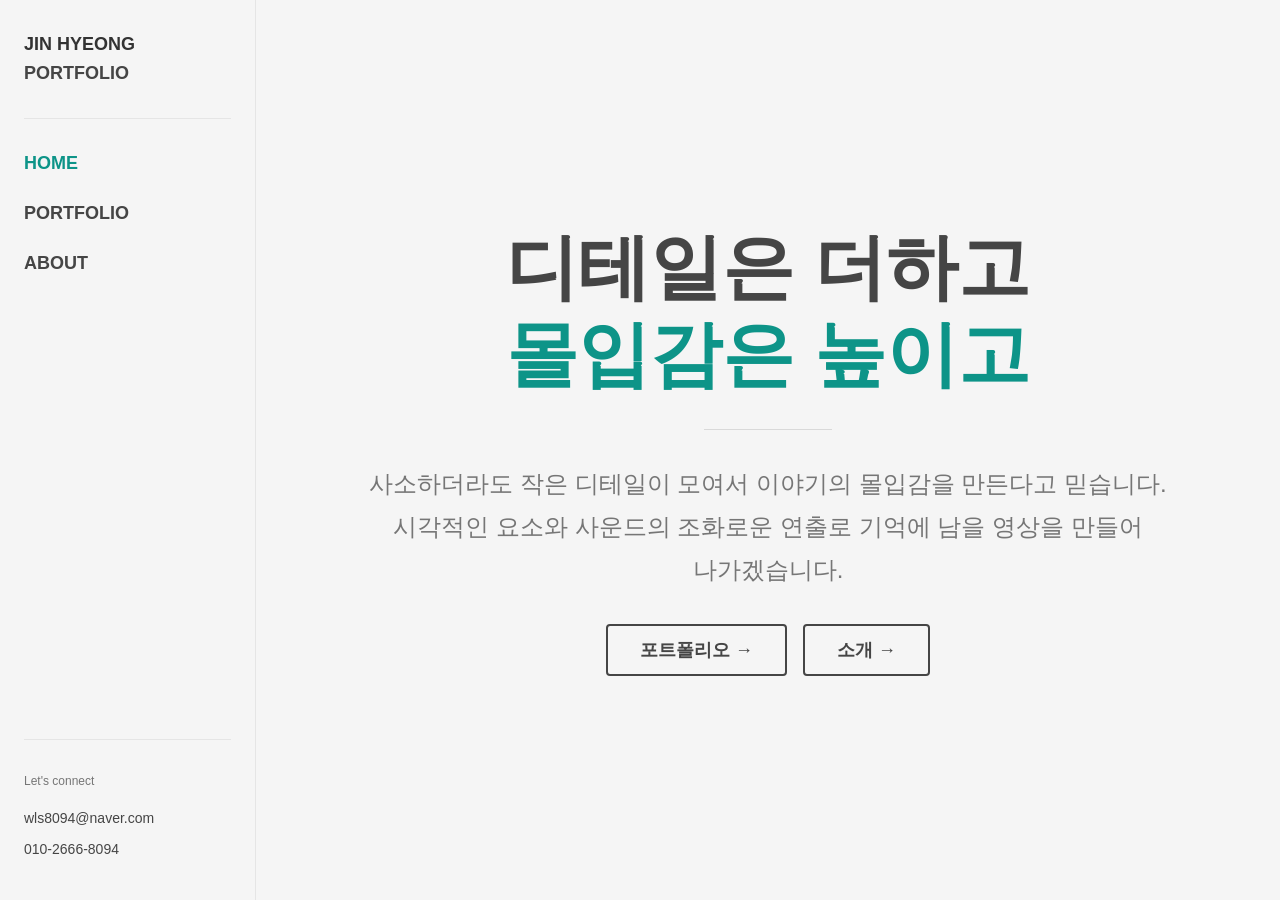
<file: index.html>
<!DOCTYPE html>
<html lang="ko">

<head>
  <meta charset="UTF-8">
  <meta name="viewport" content="width=device-width, initial-scale=1.0">
  <title>Jin Hyeong Portfolio</title>
  <link rel="stylesheet" href="css/style.css">
  <link rel="icon" type="image/png" sizes="32x32" href="img/pavicon1.png">
</head>

<body>
  <!-- 사이드바 -->
  <aside class="sidebar">
    <div class="sidebar-logo">
      <h1>
        <div class="name">JIN HYEONG</div>
        <div class="title">PORTFOLIO</div>
      </h1>
    </div>

    <nav class="sidebar-nav">
      <ul>
        <li>
          <button class="active" onclick="navigateTo('index.html')">HOME</button>
        </li>
        <li>
          <button onclick="navigateTo('portfolio.html')">PORTFOLIO</button>
        </li>
        <li>
          <button onclick="navigateTo('about.html')">ABOUT</button>
        </li>
      </ul>
    </nav>

    <div class="sidebar-footer">
      <p>Let's connect</p>
      <a href="mailto:wls8094@naver.com">wls8094@naver.com</a>
      <a href="tel:01026668094">010-2666-8094</a>
    </div>
  </aside>

  <!-- 메인 콘텐츠 -->
  <main class="main-content">
    <!-- 히어로 섹션 -->
    <div class="home-hero">

      <div class="home-hero-content fade-in">
        <div class="home-hero-title">
          디테일은 더하고
          <br>
          <span class="accent">몰입감은 높이고</span>
        </div>

        <div class="home-hero-divider"></div>

        <p class="home-hero-description">
          사소하더라도 작은 디테일이 모여서 이야기의 몰입감을 만든다고 믿습니다.
          <br class="pc-only">
          시각적인 요소와 사운드의 조화로운 연출로 기억에 남을 영상을 만들어 나가겠습니다.
        </p>

        <div class="home-hero-buttons">
          <button class="btn btn-primary" onclick="navigateTo('portfolio.html')">포트폴리오 →</button>
          <button class="btn btn-secondary" onclick="navigateTo('about.html')">소개 →</button>
        </div>
      </div>
    </div>
  </main>

  <script>
    function navigateTo(page) {
      window.location.href = page;
    }

    // 현재 페이지 네비게이션 활성화
    document.addEventListener('DOMContentLoaded', function () {
      const currentPage = window.location.pathname.split('/').pop() || 'index.html';
      const navButtons = document.querySelectorAll('.sidebar-nav button');

      navButtons.forEach(button => {
        button.classList.remove('active');
      });

      if (currentPage === 'index.html' || currentPage === '') {
        navButtons[0].classList.add('active');
      } else if (currentPage === 'portfolio.html') {
        navButtons[1].classList.add('active');
      } else if (currentPage === 'about.html') {
        navButtons[2].classList.add('active');
      }
    });
  </script>
</body>

</html>
</file>
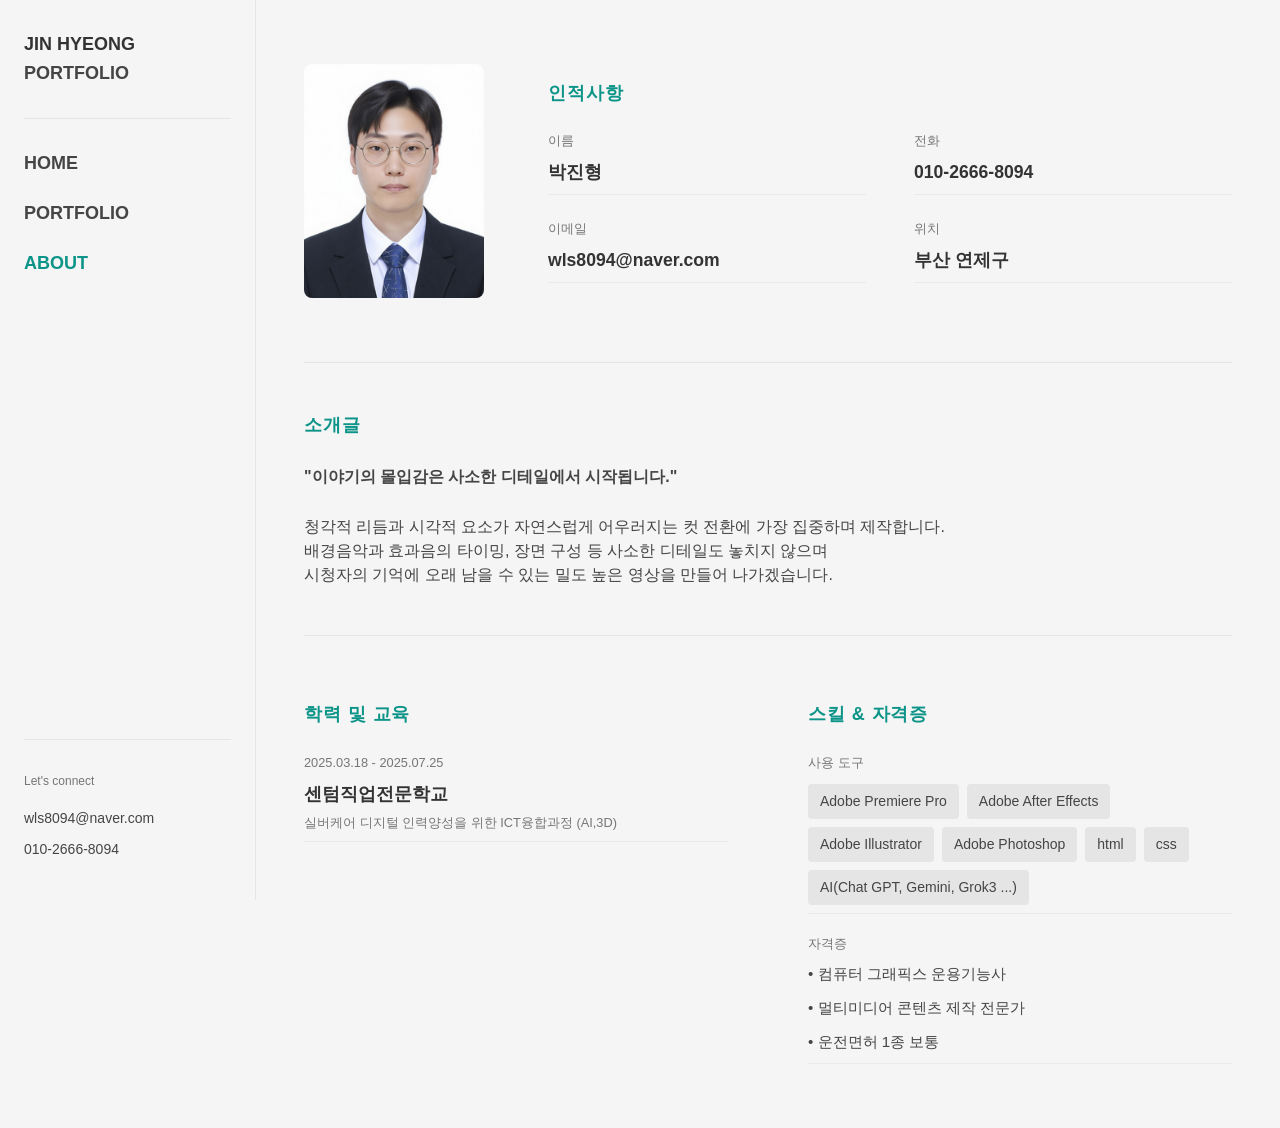
<file: about.html>
<!DOCTYPE html>
<html lang="ko">

<head>
  <meta charset="UTF-8">
  <meta name="viewport" content="width=device-width, initial-scale=1.0">
  <title>Jin Hyeong Portfolio</title>
  <link rel="stylesheet" href="css/style.css">
  <link rel="icon" type="image/png" sizes="32x32" href="img/pavicon1.png">
</head>

<body>
  <aside class="sidebar">
    <div class="sidebar-logo">
      <h1>
        <div class="name">JIN HYEONG</div>
        <div class="title">PORTFOLIO</div>
      </h1>
    </div>

    <nav class="sidebar-nav">
      <ul>
        <li>
          <button onclick="navigateTo('index.html')">HOME</button>
        </li>
        <li>
          <button onclick="navigateTo('portfolio.html')">PORTFOLIO</button>
        </li>
        <li>
          <button class="active" onclick="navigateTo('about.html')">ABOUT</button>
        </li>
      </ul>
    </nav>

    <div class="sidebar-footer">
      <p>Let's connect</p>
      <a href="mailto:wls8094@naver.com">wls8094@naver.com</a>
      <a href="tel:01026668094">010-2666-8094</a>
    </div>
  </aside>

  <main class="main-content">
    <div class="about-container">
      <div class="about-rows-layout fade-in">

        <div class="about-row row-1-profile">
          <div class="about-profile-photo">
            <img src="img/2.jpeg" alt="증명사진">
          </div>

          <div class="about-section info-section">
            <h3 class="about-section-title">인적사항</h3>
            <div class="about-section-content info-grid">
              <div class="about-item">
                <span class="about-item-label">이름</span>
                <span class="about-item-value">박진형</span>
              </div>
              <div class="about-item">
                <span class="about-item-label">전화</span>
                <span class="about-item-value">010-2666-8094</span>
              </div>
              <div class="about-item">
                <span class="about-item-label">이메일</span>
                <span class="about-index-mail"><a href="mailto:wls8094@naver.com">wls8094@naver.com</a></span>
              </div>
              <div class="about-item">
                <span class="about-item-label">위치</span>
                <span class="about-item-value">부산 연제구</span>
              </div>
            </div>
          </div>
        </div>

        <div class="about-row row-2-intro">
          <div class="about-section">
            <h3 class="about-section-title">소개글</h3>
            <div class="about-intro-p">
              <h4>"이야기의 몰입감은 사소한 디테일에서 시작됩니다."</h4>
              <br>
              <p>
               청각적 리듬과 시각적 요소가 자연스럽게 어우러지는 컷 전환에 가장 집중하며 제작합니다.
               <br> 배경음악과 효과음의 타이밍, 장면 구성 등 사소한 디테일도 놓치지 않으며
               <br>시청자의 기억에 오래 남을 수 있는 밀도 높은 영상을 만들어 나가겠습니다.
              </p>
            </div>
          </div>
        </div>

        <div class="about-row row-3-details">
          <div class="about-section education-section">
            <h3 class="about-section-title">학력 및 교육</h3>
            <div class="about-section-content">

              <div class="about-item">
                <span class="about-item-label">2025.03.18 - 2025.07.25</span>
                <span class="about-item-value">센텀직업전문학교</span>
                <span class="about-item-sublabel">실버케어 디지털 인력양성을 위한 ICT융합과정 (AI,3D)</span>
              </div>
            </div>
          </div>

          <div class="about-section skills-section">
            <h3 class="about-section-title">스킬 & 자격증</h3>
            <div class="about-section-content">
              <div class="about-item">
                <span class="about-item-label">사용 도구</span>
                <div class="about-skills">
                  <span class="about-skill-tag">Adobe Premiere Pro</span>
                  <span class="about-skill-tag">Adobe After Effects</span>
                  <span class="about-skill-tag">Adobe Illustrator</span>
                  <span class="about-skill-tag">Adobe Photoshop</span>
                  <span class="about-skill-tag">html</span>
                  <span class="about-skill-tag">css</span>
                  <span class="about-skill-tag">AI(Chat GPT, Gemini, Grok3 ...)</span>
                </div>
              </div>
              <div class="about-item">
                <span class="about-item-label">자격증</span>
                <div class="about-certifications">
                  <span>• 컴퓨터 그래픽스 운용기능사</span>
                  <span>• 멀티미디어 콘텐츠 제작 전문가</span>
                  <span>• 운전면허 1종 보통</span>
                </div>
              </div>
            </div>
          </div>
        </div>

      </div>
    </div>
  </main>

  <script>
    function navigateTo(page) {
      window.location.href = page;
    }
  </script>
</body>

</html>
</file>
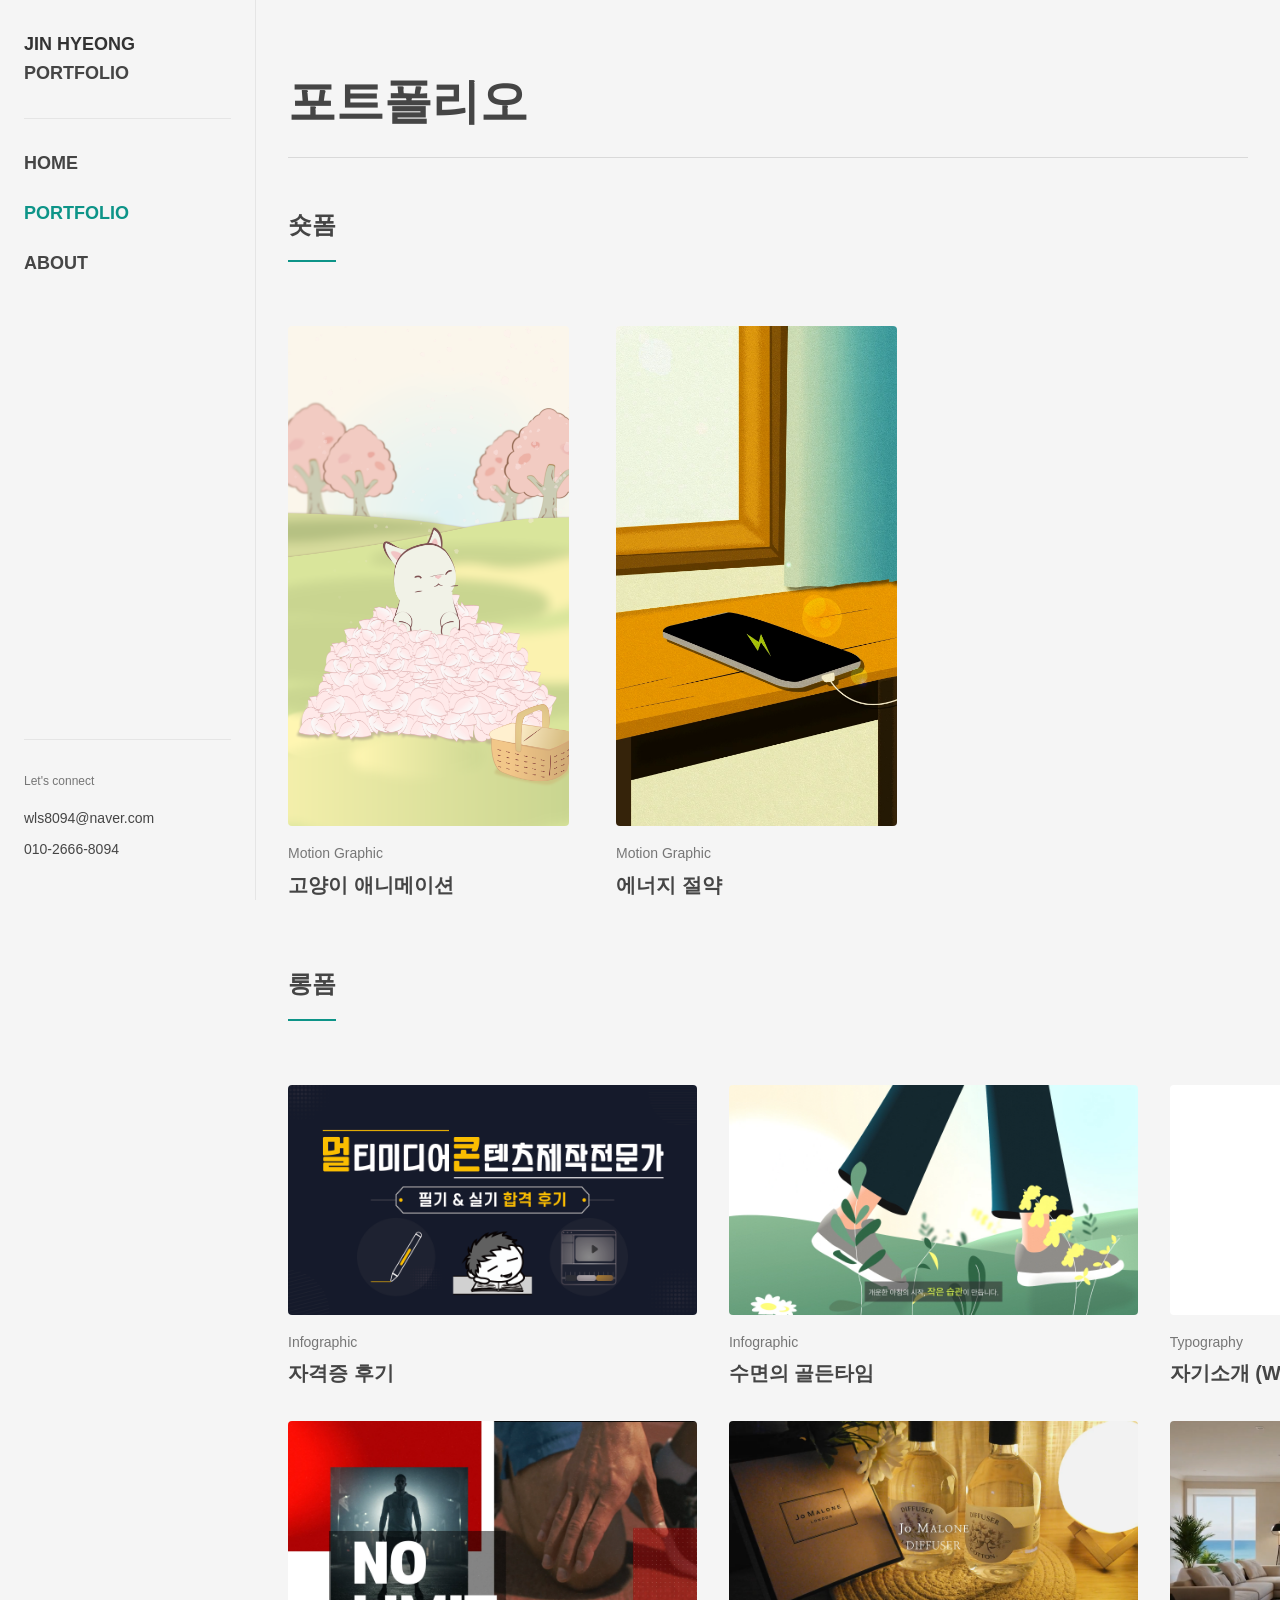
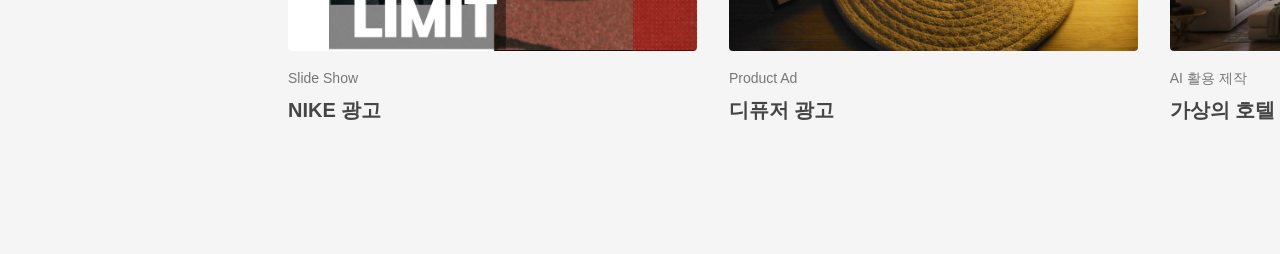
<file: portfolio.html>
<!DOCTYPE html>
<html lang="ko">

<head>
  <meta charset="UTF-8">
  <meta name="viewport" content="width=device-width, initial-scale=1.0">
  <title>Jin Hyeong Portfolio</title>
  <link rel="stylesheet" href="css/style.css">
  <link rel="icon" type="image/png" sizes="32x32" href="img/pavicon1.png">
</head>

<body>
  <!-- 사이드바 -->
  <aside class="sidebar">
    <div class="sidebar-logo">
      <h1>
        <div class="name">JIN HYEONG</div>
        <div class="title">PORTFOLIO</div>
      </h1>
    </div>

    <nav class="sidebar-nav">
      <ul>
        <li>
          <button onclick="navigateTo('index.html')">HOME</button>
        </li>
        <li>
          <button class="active" onclick="navigateTo('portfolio.html')">PORTFOLIO</button>
        </li>
        <li>
          <button onclick="navigateTo('about.html')">ABOUT</button>
        </li>
      </ul>
    </nav>

    <div class="sidebar-footer">
      <p>Let's connect</p>
      <a href="mailto:wls8094@naver.com">wls8094@naver.com</a>
      <a href="tel:01026668094">010-2666-8094</a>
    </div>
  </aside>

  <!-- 메인 콘텐츠 -->
  <main class="main-content">
    <div class="container" style="padding-top: 4rem; padding-bottom: 4rem;">
      <!-- 페이지 제목 -->
      <div class="page-title fade-in">
        <h1>포트폴리오</h1>
        <div class="underline"></div>
      </div>

      <!-- 숏폼 섹션 -->
      <div class="portfolio-section">
        <h2 class="portfolio-section-title">숏폼</h2>
        <div class="portfolio-grid portfolio-grid-shortform">
          <!-- 프로젝트 1 (숏폼) -->
          <div class="portfolio-item" onclick="openModal(1)">
            <div class="portfolio-thumbnail" style="aspect-ratio: 9/16;">
              <img src="img/고양이와 스프/02.png" alt="프로젝트 1">
              <div class="portfolio-overlay">
                <h4>모션그래픽</h4>
                <span>보기</span>
              </div>
            </div>
            <div class="portfolio-info">
              <p class="portfolio-category">Motion Graphic</p>
              <h3 class="portfolio-title">고양이 애니메이션</h3>
            </div>
          </div>

          <!-- 프로젝트 4 (숏폼) -->
          <div class="portfolio-item" onclick="openModal(4)">
            <div class="portfolio-thumbnail" style="aspect-ratio: 9/16;">
              <img src="img/에너지/01.png" alt="프로젝트 4">
              <div class="portfolio-overlay">
                <h4>모션그래픽</h4>
                <span>보기</span>
              </div>
            </div>
            <div class="portfolio-info">
              <p class="portfolio-category">Motion Graphic</p>
              <h3 class="portfolio-title">에너지 절약</h3>
            </div>
          </div>
        </div>
      </div>

      <!-- 롱폼 섹션 -->

      <div class="portfolio-section">
        <h2 class="portfolio-section-title">롱폼</h2>
        <div class="portfolio-grid portfolio-grid-longform">

          <!-- 프로젝트 1 (롱폼) -->
          <div class="portfolio-item" onclick="openModal(8)">
            <div class="portfolio-thumbnail">
              <img src="img/멀콘 자격증/00.png" alt="프로젝트 8">
              <div class="portfolio-overlay">
                <h4>인포그래픽</h4>
                <span>보기</span>
              </div>
            </div>
            <div class="portfolio-info">
              <p class="portfolio-category">Infographic</p>
              <h3 class="portfolio-title">자격증 후기</h3>
            </div>
          </div>



          <!-- 프로젝트 2 (롱폼) -->
          <div class="portfolio-item" onclick="openModal(2)">
            <div class="portfolio-thumbnail">
              <img src="img/수면 인포그래픽/06.png" alt="프로젝트 2">
              <div class="portfolio-overlay">
                <h4>수면 인포그래픽</h4>
                <span>보기</span>
              </div>
            </div>
            <div class="portfolio-info">
              <p class="portfolio-category">Infographic</p>
              <h3 class="portfolio-title">수면의 골든타임</h3>
            </div>
          </div>

          <!-- 프로젝트 3 (롱폼) -->
          <div class="portfolio-item" onclick="openModal(3)">
            <div class="portfolio-thumbnail">
              <img src="img/who am i/06.png" alt="프로젝트 3">
              <div class="portfolio-overlay">
                <h4>타이포그래피</h4>
                <span>보기</span>
              </div>
            </div>
            <div class="portfolio-info">
              <p class="portfolio-category">Typography</p>
              <h3 class="portfolio-title">자기소개 (Who Am I?)</h3>
            </div>
          </div>

          <!-- 프로젝트 5 (롱폼) -->
          <div class="portfolio-item" onclick="openModal(5)">
            <div class="portfolio-thumbnail">
              <img src="img/나이키/03.png" alt="프로젝트 5">
              <div class="portfolio-overlay">
                <h4>슬라이드쇼</h4>
                <span>보기</span>
              </div>
            </div>
            <div class="portfolio-info">
              <p class="portfolio-category">Slide Show</p>
              <h3 class="portfolio-title">NIKE 광고</h3>
            </div>
          </div>

          <!-- 프로젝트 6 (롱폼) -->
          <div class="portfolio-item" onclick="openModal(6)">
            <div class="portfolio-thumbnail">
              <img src="img/디퓨져/01.png" alt="프로젝트 6">
              <div class="portfolio-overlay">
                <h4>제품 광고</h4>
                <span>보기</span>
              </div>
            </div>
            <div class="portfolio-info">
              <p class="portfolio-category">Product Ad</p>
              <h3 class="portfolio-title">디퓨저 광고</h3>
            </div>
          </div>

          <!-- 프로젝트 7 (롱폼) -->
          <div class="portfolio-item" onclick="openModal(7)">
            <div class="portfolio-thumbnail">
              <img src="img/AI 광고제작/2.png" alt="프로젝트 7">
              <div class="portfolio-overlay">
                <h4>AI 가상의 호텔 광고</h4>
                <span>보기</span>
              </div>
            </div>
            <div class="portfolio-info">
              <p class="portfolio-category">AI 활용 제작</p>
              <h3 class="portfolio-title">가상의 호텔 광고</h3>
            </div>
          </div>
        </div>
      </div>
    </div>
  </main>

  <!-- 모달 -->
  <div id="modal" class="modal" onclick="closeModal(event)">
    <div class="modal-content" onclick="event.stopPropagation()">
      <button class="modal-close" onclick="closeModal()">×</button>

      <!-- 모달 내용 (JavaScript로 동적 생성) -->
      <div id="modal-body"></div>
    </div>
  </div>

  <script>
    // 포트폴리오 데이터
    const portfolioData = {
      1: {
        category: '모션그래픽',
        title: '고양이 애니메이션',
        youtubeUrl: '<iframe src="https://www.youtube.com/embed/WRUDnOrKYOk?controls=1&modestbranding=1&rel=0&fs=0" title="고양이와 스프 애니메이션" frameborder="0" allow="accelerometer; autoplay; clipboard-write; encrypted-media; gyroscope; picture-in-picture; web-share" referrerpolicy="strict-origin-when-cross-origin" allowfullscreen></iframe>',
        videoRatio: '9:16',
        duration: '2일',
        tools: 'After Effects, Illustrator',
        method: '개인 프로젝트',
        concept: `따뜻한 봄날의 컨셉을 담은 '힐링'과 '반가움' 느낌으로 제작했습니다.
캐릭터의 움직임과 벚꽃의 입자감에 시각적 포인트를 집중했습니다.`,
        process: [
          {
            step: '01. 기획',
            description: `'고양이와 스프' 게임속의 고양이 캐릭터와 <br>봄, 벚꽃 컨셉에 맞는 시나리오를 구성했습니다. 
            <br><br>1. 벚꽃이 흩날리는 피크닉 분위기 배경<br>
                          2. 고양이의 깜짝 등장<br>
                          3. 밝은 미소와 인사로 마무리` },
          {
            step: '02. 제작', description: `배경의 나무와 들판, 고양이 캐릭터, 그리고 흩날리는 개별 벚꽃잎들을 
          <br>애니메이팅하기 최적화된 상태로 레이어를 세분화하여 작업했습니다.
          <br><br>고양이캐릭터의 탄성있는 생동감을 표현했습니다.` },
          { step: '03. 완성', description: `밝고 활기찬 배경음악을 사용하고 <br>벚꽃잎이 날리는 연출로 피크닉,소풍 분위기를 조성했습니다.` }
        ],
        images: [
          'img/고양이와 스프/01.png',
          'img/고양이와 스프/02.png',
          'img/고양이와 스프/03.png',
          'img/고양이와 스프/04.png',
          'img/고양이와 스프/05.png'
        ]
      },
      2: {
        category: '인포그래픽',
        title: '수면의 골든타임',
        youtubeUrl: `<iframe  src="https://www.youtube.com/embed/iagFvMRWJkU" title="수면의 골든타임 (인포그래픽)" frameborder="0" allow="accelerometer; autoplay; clipboard-write; encrypted-media; gyroscope; picture-in-picture; web-share" referrerpolicy="strict-origin-when-cross-origin" allowfullscreen></iframe>`,
        videoRatio: '16:9',
        duration: '4일',
        tools: 'After Effects, Illustrator',
        method: '개인 프로젝트',
        concept: `밤과 수면을 상징하는 차분한 다크 블루 톤을 메인으로 사용하고, 핵심 정보에는 대비가 강한 컬러를 사용하여 몰입할수있도록 제작했습니다.
<br>딱딱한 정보성 영상이 아닌 <strong>편안한 캠페인 영상의</strong> 느낌을 전달하고자 했습니다.`,
        process: [
          { step: '01. 기획', description: `'수면의 양'보다 '수면의 질과 타이밍'이 중요하다는 의학적 정보를 <br>시청자들이 쉽게 이해할 수 있도록 캠페인 형식의 인포그래픽으로 시각화하고자 했습니다.` },
          { step: '02. 제작', description: `일반적인 도표나 곡선 그래프를 배제하고, 상황을 직관적으로 보여줄 수 있는 캐릭터와 오브젝트를 Illustrator로 직접 제작했습니다. <br>After Effects에서 나레이션과 자막의 흐름에 맞춰 애니메이션을 제작했습니다.` },
          { step: '03. 완성', description: '차분한 배경음악을 사용하여 수면이라는 주제에 맞는 편안한 분위기를 조성하고, 나레이션과 자막의 내용이 모션과 서로 일치하도록 작업을 진행했습니다.' }
        ],
        images: [
          'img/수면 인포그래픽/01.png',
          'img/수면 인포그래픽/02.png',
          'img/수면 인포그래픽/03.png',
          'img/수면 인포그래픽/04.png',
          'img/수면 인포그래픽/05.png',
          'img/수면 인포그래픽/06.png',

        ]
      },
      3: {
        category: '타이포그래피',
        title: '자기소개 (Who Am I?)',
        youtubeUrl: '<iframe src="https://www.youtube.com/embed/PcbvvYeceSc" title="자기소개 타이포그래픽" frameborder="0" allow="accelerometer; autoplay; clipboard-write; encrypted-media; gyroscope; picture-in-picture; web-share" referrerpolicy="strict-origin-when-cross-origin" allowfullscreen></iframe>',
        videoRatio: '16:9',
        duration: '3일',
        tools: 'After Effects',
        method: '개인 프로젝트',
        concept: `화려한 배경보다는 텍스트와 아이콘의 움직임 자체에 집중할 수 있도록 무채색 배경을 사용하였고,<br>
그린 계열의 포인트 컬러를 통해 시선이 머물러야 할 핵심 키워드를 강조했습니다.`,
        process: [
          {
            step: '01. 기획', description: `
          복잡한 수식어보다 <strong>나 자신의 본질을</strong> 가장 솔직하고 명확하게 전달하기 위해 이번 자기소개 영상을 기획했습니다. <br>
          많은 양의 정보 전달의 효율성을 높이기 위해 빠른 템포의 타이포그래피 모션을 선택했습니다.` },
          {
            step: '02. 제작', description: `타이포그래피로 빠른 모션 속에서도 메시지를 명확히 읽을수 있도록 <br>가독성을 최우선으로 
          장황한 설명 보다는 최대한 짧은 단어와 간결한 문장으로 텍스트를 구성하여 전달력에 힘을 주었습니다.` },
          {
            step: '03. 완성', description: `배경음악의 비트와 효과음에 맞춘 편집을 진행했습니다. 
          <br>제가 영상작업을 할때 드는 느낀점들을 다양한 연출을 통해 영상 디자이너로서의 포부을 담아 완성했습니다.` }
        ],
        images: [
          'img/who am i/01.png',
          'img/who am i/02.png',
          'img/who am i/03.png',
          'img/who am i/04.png',
          'img/who am i/05.png',
          'img/who am i/06.png',

        ]
      },
      4: {
        category: '모션그래픽',
        title: '에너지 절약',
        youtubeUrl: '<iframe src="https://www.youtube.com/embed/_xtJKrU15GE" title="박진형 - 애니메이션" frameborder="0" allow="accelerometer; autoplay; clipboard-write; encrypted-media; gyroscope; picture-in-picture; web-share" referrerpolicy="strict-origin-when-cross-origin" allowfullscreen></iframe>',
        videoRatio: '9:16',
        duration: '4일',
        tools: 'After Effects, Illustrator',
        method: '개인 프로젝트',
        concept: `환경 보호의 긍정적인 이미지를 전달하기 위해 라임색과 차분한 네이비 컬러를 사용하여 친환경적인 분위기 조성했고,<br>
메시지의 가독성을 높이기 위해 직관적인 텍스트 배치를 활용하였으며, 텍스트의 내용에 맞는 애니메이션을 연출했습니다.`,
        process: [
          {
            step: '01. 기획', description: `'에너지 전환'이라는 다소 무겁고 어렵게 느껴질 수 있는 환경 주제를 대중들에게 친근하게 전달하고 
          <br> 일상 속 작은 실천이 세상을 바꾸는 큰 힘이 될 수 있음을 시각적으로 표현했습니다.` },
          {
            step: '02. 제작', description: `주인공 캐릭터와 실내/외 배경 오브젝트(충전기, 엘리베이터, 카페 등)를 Illustrator로 제작했습니다.
          <br> After Effects를 활용하여 캐릭터의 움직임과 사물의 반응(창문 열기, 텀블러 담기 등)에 최대한 자연스럽고 부드러운 모션을 넣었습니다.` },
          { step: '03. 완성', description: `따뜻한 느낌의 배경음악과 나레이션을 합성하여 메시지가 잘 전달될수 있도록 완성했습니다.` }
        ],
        images: [
          'img/에너지/01.png',
          'img/에너지/02.png',
          'img/에너지/03.png',
          'img/에너지/04.png',
          'img/에너지/05.png',
          'img/에너지/06.png',

        ]
      },
      5: {
        category: '슬라이드쇼',
        title: 'NIKE 광고',
        youtubeUrl: '<iframe src="https://www.youtube.com/embed/QcVoWrx0sjg" title="박진형  나만의 슬라이드쇼" frameborder="0" allow="accelerometer; autoplay; clipboard-write; encrypted-media; gyroscope; picture-in-picture; web-share" referrerpolicy="strict-origin-when-cross-origin" allowfullscreen></iframe>',
        videoRatio: '16:9',
        duration: '3일',
        tools: 'After Effects',
        method: '개인 프로젝트',
        concept: `짧은 컷들을 배치하여 지루함 없는 속도감의 슬라이드쇼로 제작하고 영상의 초반부에 나이키 로고, 후반부에 'JUST DO IT'를 배치하여<br>영상으로 보여준 역동적인 움직임들이 하나의 브랜드 가치로 연결되도록 연출했습니다.`,
        process: [
          {
            step: '01. 기획', description: `글로벌 스포츠 브랜드 'NIKE'의 강렬하고 도전적인 이미지를 시각화하기 위해, 빠른 템포의 배경음악으로 시청각적 타격감을 극대화할 수 있는 슬라이드쇼를 기획했습니다. 
          <br>'NIKE'라는 브랜드의 이미지를 떠올리며 '활동성'과 '역동적'이라는 키워드로 영상 소스를 수집했습니다.` },
          { step: '02. 제작', description: `배경음악의 박자에 맞춰 장면 컷을 전환하고 영상 소스와 같이 도형 오브젝트와 키워드 텍스트들을 사용하여 시각적 타격감을 극대화 했습니다.` },
          { step: '03. 완성', description: `빠른 슬라이드쇼 특성상 자칫 놓칠 수 있는 부분을 방지하기 위해 텍스트로 몰입도를 높이고, 영상의 기승전결을 점검하며 최종적으로 나이키 로고와 'JUST DO IT' 슬로건을 배치하여 브랜드 광고로서의 완성도를 높였습니다.` }
        ],
        images: [
          'img/나이키/01.png',
          'img/나이키/02.png',
          'img/나이키/03.png',
          'img/나이키/04.png',
          'img/나이키/05.png',
          'img/나이키/06.png'

        ]
      },
      6: {
        category: '제품 광고',
        title: '디퓨저 광고',
        youtubeUrl: '<iframe src="https://www.youtube.com/embed/dtEFhlRuxeo" title="박진형 나만의 제품 광고 영상" frameborder="0" allow="accelerometer; autoplay; clipboard-write; encrypted-media; gyroscope; picture-in-picture; web-share" referrerpolicy="strict-origin-when-cross-origin" allowfullscreen></iframe>',
        videoRatio: '16:9',
        duration: '3일',
        tools: 'After Effects',
        method: '개인 프로젝트',
        concept: `베이지와 화이트 톤의 웜톤 컬러를 메인으로 선정하여 시각적인 안정감과 포근함을 부여했습니다. 
        <br>직접 촬영한 영상을 자연스럽게 배치하고 그 사이에 트랙 매트 기법을 적용하여 '디퓨저'제품의 '향기'를 한층 깊이 있게 표현하고자 했습니다.`,
        process: [
          {
            step: '01. 기획', description: `'디퓨저'라는 상품을 떠올렸을때 느끼는 '향기로운 일상'과 '포근한 휴식'을 시각화하기 위해, 밝고 따뜻한 톤앤매너를 가진 감성 광고 영상을 제작하고자 했습니다. 
          <br>시청자가 영상을 보는 것만으로도 공간의 향기가 느껴질 수 있도록 '산뜻한 느낌'과 '부드러운 전환'에 초점을 맞췄습니다. 
          <br>복합적인 마스크와 매트 기법을 활용한 정교한 연출을 기획했습니다.` },
          {
            step: '02. 제작', description: `직접 촬영한 원본 소스의 질감을 최대한 살리면서도, 영상 전체에 포근한 무드가 감돌도록 따뜻한 웜톤 색보정을 진행했습니다. 
          <br>특히 향기의 속성을 시각화하기 위해 '그림자', '새벽', '은은함'과 같은 키워드를 트랙 매트를 활용하여, 감각적인 연출을 시도했습니다` },
          {
            step: '03. 완성', description: `영상의 분위기를 해치지 않는 범위 내에서 텍스트를 배치했습니다. 
          <br>직접 촬영한 각 장면의 전환과 매트 기법을 활용한 전환 효과가 배경음악과 자연스럽게 어우러지도록 최종 편집을 조율하여 완성도를 높였습니다.` }
        ],
        images: [
          'img/디퓨져/01.png',
          'img/디퓨져/02.png',
          'img/디퓨져/03.png',
          'img/디퓨져/04.png',
          'img/디퓨져/05.png',
          'img/디퓨져/06.png',

        ]
      },
      7: {
        category: '제품 광고',
        title: '디퓨저 광고',
        youtubeUrl: '<iframe src="https://www.youtube.com/embed/WlX2LZ31948" title="박진형 Ai활용한 광고 영상 제작" frameborder="0" allow="accelerometer; autoplay; clipboard-write; encrypted-media; gyroscope; picture-in-picture; web-share" referrerpolicy="strict-origin-when-cross-origin" allowfullscreen></iframe>',
        videoRatio: '16:9',
        duration: '1일',
        tools: 'Premiere Pro, ImageFX(Google flow), DIgen AI',
        method: '개인 프로젝트',
        concept: `시원하고 청량한 여름 휴양지의 분위기와 따뜻하고 감성적인 휴식의 순간을 AI를 활용하여 생성된 이미지를 기반으로 영상을 제작하고
        <br> TTS를 활용하여 공간의 가치를 명확하게 전달하며 몰입감을 높였습니다.`,
        process: [
          {
            step: '01. 기획', description: `'여유로움', '낭만', '활기찬 에너지'의 휴양지 홍보 영상을 생각했고 
          <br>AI 이미지 생성 툴을 활용하여 여름 휴양지의 다양한 장면들을 구상했습니다. 
          <br>'청량함'과 '휴식 분위기'에 초점을 맞추어 스토리보드를 구성했습니다.` },
          {
            step: '02. 제작', description: `AI 이미지 생성 툴로 제작된 다양한 장면들을 AI 영상 생성 툴을 활용하여 영상으로 구현했습니다. 
          <br>영상의 전반적인 분위기를 고려하여 시원한 블루 톤과 깔끔한 화이트 톤, 그리고 따뜻한 웜톤 색감을 조화롭게 사용하여 고급스러움과 편안함을 동시에 표현했습니다.` },
          {
            step: '03. 완성', description: `Premiere Pro를 사용하여 AI로 생성된 영상 클립들을 최종 편집했습니다.
          <br>각 장면의 전환이 자연스럽게 이어지도록 조율하고, 배경음악과 TTS 음성이 영상의 분위기를 해치지 않으면서도 효과적으로 메시지를 전달하도록 믹싱했습니다.` }
        ],
        images: [
          'img/AI 광고제작/1.png',
          'img/AI 광고제작/1-1.png',
          'img/AI 광고제작/2.png',
          'img/AI 광고제작/3.png',
          'img/AI 광고제작/4.png',
          'img/AI 광고제작/5.png',
          'img/AI 광고제작/6.png',



        ]
      },
      

      8: {
        category: '자격증 후기',
        title: '멀티미디어콘텐츠제작전문가 필기·실기 합격 후기',
        youtubeUrl: '<iframe src="https://www.youtube.com/embed/dVJ2rQFuDUg" title="멀티미디어콘텐츠제작전문가 필기 실기 합격후기" frameborder="0" allow="accelerometer; autoplay; clipboard-write; encrypted-media; gyroscope; picture-in-picture; web-share" referrerpolicy="strict-origin-when-cross-origin" allowfullscreen></iframe>',
        videoRatio: '16:9',
        duration: '2일',
        tools: 'After Effects',
        method: '개인 프로젝트',
        concept: `멀티미디어콘텐츠제작전문가 자격증 취득 경험을 바탕으로,
    필기와 실기 준비 과정 및 응시 후기를 전달하는 영상입니다.
<br>자격증을 준비하는 시청자가 필요한 정보를 쉽게 파악할 수 있도록
내용을 정리하고, 주요 내용을 자막으로 강조하는 데 중점을 두었습니다`,
        process: [
          {
            step: '01. 기획', description: `자격증 준비 과정에서 얻은 경험과 전달할 정보를 정리했습니다.
    <br>필기와 실기 후기를 중심으로 내용을 구분하고,
    시청자가 흐름을 따라가기 쉽도록 영상의 순서와 대본을 구성했습니다.` },
          {
            step: '02. 제작', description: `대본의 흐름에 맞춰 화면과 자막을 구성했습니다.
    <br>핵심 정보가 눈에 잘 들어오도록 글자의 크기와 배치를 조정하고,
    내용에 맞는 화면 전환과 움직임을 적용했습니다.` },
          {
            step: '03. 완성', description: `영상의 흐름에 맞춰 장면 길이와 자막 노출 시간을 조정했습니다.
    <br>정보가 정확하게 전달되는지 확인하고,
    전체적인 가독성과 편집 호흡을 점검해 완성했습니다.` }
        ],
        images: [
          'img/멀콘 자격증/00.png',
          'img/멀콘 자격증/01.png',
          'img/멀콘 자격증/02.png',
          'img/멀콘 자격증/03.png',
          'img/멀콘 자격증/04.png',
          'img/멀콘 자격증/05.png',





        ]
      }
    };

    function openModal(id) {
      const data = portfolioData[id];
      const paddingBottom = data.videoRatio === '9:16' ? '177.78%' : '56.25%';

      let html = `
        <p class="modal-category">Category : ${data.category}</p>
        <h2 class="modal-title">${data.title}</h2>

        <div class="modal-video" data-ratio="${data.videoRatio}">
          ${data.youtubeUrl}
        </div>

        <div class="modal-section">
          <h3>프로젝트 개요</h3>
          <div class="modal-overview">
            <div class="modal-overview-item">
              <p>작업기간</p>
              <p>${data.duration}</p>
            </div>
            <div class="modal-overview-item">
              <p>사용 툴</p>
              <p>${data.tools}</p>
            </div>
            <div class="modal-overview-item">
              <p>제작 방식</p>
              <p>${data.method}</p>
            </div>
          </div>
        </div>

        <div class="modal-section">
          <h3>디자인 컨셉</h3>
          <p class="modal-concept">${data.concept}</p>
        </div>

        <div class="modal-section">
          <h3 style="color: #111111; font-weight: 700;">작업 프로세스</h3>
          <div class="modal-process">
            ${data.process.map(proc => `
              <div class="modal-process-item" style="margin-bottom: 2rem; border-bottom: 1px solid #f0f0f0; padding-bottom: 1.5rem;">
                <p class="modal-process-step" style="font-weight: bold; color: #0f766e; margin-bottom: 0.4rem; font-size: 1.05rem;">${proc.step}</p>
                
                ${proc.title ? `<p class="modal-process-title" style="font-weight: 700; color: #111111; margin-bottom: 0.5rem; font-size: 1.1rem;">${proc.title}</p>` : ''}
                
                <p class="modal-process-description" style="color: #2c3e50; line-height: 1.6; font-size: 0.95rem; font-weight: 400; margin-top: 0;">${proc.description}</p>
              </div>
            `).join('')}
          </div>
        </div>

        <div class="modal-section">
          <h3>프리뷰</h3>
          <div class="modal-preview">
            ${data.images.map(img => `<img src="${img}" alt="프리뷰">`).join('')}
          </div>
        </div>
      `;

      document.getElementById('modal-body').innerHTML = html;
      document.getElementById('modal').classList.add('active');
    }

    function closeModal(event) {
      if (event && event.target.id !== 'modal') return;
      document.getElementById('modal').classList.remove('active');
    }

    function navigateTo(page) {
      window.location.href = page;
    }
  </script>
</body>

</html>
</file>
<file: css/style.css>
/* ============================================
   포트폴리오 사이트 - 전체 CSS 스타일
   ============================================ */

* {
  margin: 0;
  padding: 0;
  box-sizing: border-box;
}

/* 폰트 임포트 */
@import url('https://cdn.jsdelivr.net/gh/orioncactus/pretendard@v1.3.9/dist/web/static/pretendard.css');

body {
  font-family: 'Pretendard', -apple-system, BlinkMacSystemFont, 'Segoe UI', sans-serif;
  background-color: #f5f5f5;
  color: #454545;
  line-height: 1.6;
}

/* ============================================
   공통 스타일
   ============================================ */

.container {
  max-width: 1200px;
  margin: 0 auto;
  padding: 0 2rem;
}

a {
  text-decoration: none;
  color: inherit;
}

button {
  border: none;
  background: none;
  cursor: pointer;
  font-family: inherit;
}

/* ============================================
   레이아웃 - 사이드바 + 메인 콘텐츠
   ============================================ */

body {
  display: flex;
}

.sidebar {
  position: fixed;
  left: 0;
  top: 0;
  width: 256px;
  height: 100vh;
  background-color: #f5f5f5;
  border-right: 1px solid #e5e5e5;
  display: flex;
  flex-direction: column;
  padding: 2rem 1.5rem;
  overflow-y: auto;
}

.main-content {
  margin-left: 256px;
  min-height: 100vh;
  width: calc(100% - 256px);
}

/* ============================================
   사이드바 스타일
   ============================================ */

.sidebar-logo {
  border-bottom: 1px solid #e5e5e5;
  padding-bottom: 2rem;
  margin-bottom: 2rem;
}

.sidebar-logo h1 {
  font-size: 1.125rem;
  font-weight: 700;
  line-height: 1.4;
}

.sidebar-logo .name {
  color: #333333;
  margin-bottom: 0.25rem;
}

.sidebar-logo .title {
  color: #454545;
}

/* 네비게이션 메뉴 */
.sidebar-nav {
  flex: 1;
  margin-bottom: 2rem;
}

.sidebar-nav ul {
  list-style: none;
  display: flex;
  flex-direction: column;
  gap: 1.5rem;
}

.sidebar-nav button {
  font-size: 1.125rem;
  font-weight: 600;
  color: #454545;
  transition: color 0.2s ease;
  text-align: left;
}

.sidebar-nav button:hover {
  color: #0d9488;
}

.sidebar-nav button.active {
  color: #0d9488;
}

/* 사이드바 하단 정보 */
.sidebar-footer {
  border-top: 1px solid #e5e5e5;
  padding-top: 2rem;
}

.sidebar-footer p {
  font-size: 0.75rem;
  color: #767676;
  margin-bottom: 1rem;
}

.sidebar-footer a {
  display: block;
  font-size: 0.875rem;
  color: #454545;
  margin-bottom: 0.5rem;
  transition: color 0.2s ease;
}

.sidebar-footer a:hover {
  color: #0d9488;
}

/* ============================================
   페이지 공통 스타일
   ============================================ */

.page-title {
  margin-bottom: 3rem;
}

.page-title h1 {
  font-size: 3rem;
  font-weight: 700;
  margin-bottom: 0.5rem;
  display: inline-block;
}

.page-title .underline {
  height: 1px;
  background-color: #d9d9d9;
  width: 100%;
  margin-top: 0.5rem;
}

/* 애니메이션 */



@keyframes fadeIn {
  from {
    opacity: 0;
  }

  to {
    opacity: 1;
  }
}

@keyframes slideInUp {
  from {
    opacity: 0;
    transform: translateY(20px);
  }

  to {
    opacity: 1;
    transform: translateY(0);
  }
}

.fade-in {
  animation: fadeIn 0.6s ease-out;
}

.slide-in-up {
  animation: slideInUp 0.6s ease-out;
  opacity: 1;
}

/* ============================================
   홈 페이지 (index.html)
   ============================================ */

.home-hero {
  height: 100vh;
  display: flex;
  align-items: center;
  justify-content: center;
  padding: 2rem;

}


.home-hero-content {
  max-width: 56rem;
  text-align: center;
}

.home-hero-title {
  font-size: 3.5rem;
  font-weight: 700;
  margin-bottom: 1.5rem;
  line-height: 1.2;
}

@media (min-width: 768px) {
  .home-hero-title {
    font-size: 4.5rem;
  }
}

.home-hero-title .accent {
  color: #0d9488;
}

.home-hero-divider {
  width: 128px;
  height: 1px;
  background-color: #d9d9d9;
  margin: 2rem auto;
}

.home-hero-description {
  font-size: 1.25rem;
  color: #767676;
  margin-bottom: 2rem;
  line-height: 1.8;
  max-width: 48rem;
  /* 박스 너비를 넉넉하게 넓혀서 데스크탑에서 두 줄로 이쁘게 배치되도록 합니다 */
  margin-left: auto;
  margin-right: auto;
  word-break: keep-all;
  /* 데스크탑에서도 단어가 중간에 쪼개지지 않고 깔끔하게 떨어지게 만듭니다 */
}

@media (min-width: 768px) {
  .home-hero-description {
    font-size: 1.5rem;
  }
}

.home-hero-buttons {
  display: flex;
  flex-direction: column;
  gap: 1rem;
  justify-content: center;
  animation: slideInUp 0.6s ease-out 0.2s both;
}

@media (min-width: 640px) {
  .home-hero-buttons {
    flex-direction: row;
  }
}

.btn {
  padding: 0.75rem 2rem;
  font-size: 1.125rem;
  font-weight: 600;
  border: 2px solid;
  border-radius: 0.25rem;
  transition: all 0.3s ease;
  cursor: pointer;
}

.btn-primary {
  border-color: #454545;
  color: #454545;
}

.btn-primary:hover {
  background-color: #454545;
  color: #f5f5f5;
}

.btn-secondary {
  border-color: #454545;
  color: #454545;
}

.btn-secondary:hover {
  background-color: #454545;
  color: #f5f5f5;
}

/* ============================================
   포트폴리오 페이지 (portfolio.html)
   ============================================ */

.portfolio-section {
  margin-bottom: 4rem;
}

.portfolio-section-title {
  font-size: 1.5rem;
  font-weight: 600;
  color: #454545;
  margin-bottom: 2rem;
  padding-bottom: 1rem;
  border-bottom: 2px solid #0d9488;
  display: inline-block;
}

.portfolio-grid {
  display: grid;
  gap: 2rem;
  margin-top: 2rem;
}

.portfolio-grid-shortform {
  grid-template-columns: repeat(3, 1fr);
  gap: 1.5rem;
}

/* 숏폼 썸네일 크기 축소 */
.portfolio-grid-shortform .portfolio-thumbnail {
  aspect-ratio: 9 / 16;
  height: 500px;
}

.portfolio-grid-shortform .portfolio-overlay h4 {
  font-size: 0.9rem;
  margin-bottom: 0.3rem;
}

.portfolio-grid-shortform .portfolio-overlay span {
  font-size: 0.75rem;
}

.portfolio-grid-longform {
  grid-template-columns: repeat(3, 1fr);
}

/* 롱폼 썸네일 크기 조정 */
.portfolio-grid-longform .portfolio-thumbnail {
  aspect-ratio: 16 / 9;
  height: 230px;
}

.portfolio-grid-longform .portfolio-overlay h4 {
  font-size: 1rem;
  margin-bottom: 0.5rem;
}

.portfolio-grid-longform .portfolio-overlay span {
  font-size: 0.8rem;
}

.portfolio-item {
  cursor: pointer;
  animation: slideInUp 0.6s ease-out forwards;
  opacity: 0;
}

.portfolio-item:nth-child(1) {
  animation-delay: 0s;
}

.portfolio-item:nth-child(2) {
  animation-delay: 0.1s;
}

.portfolio-item:nth-child(3) {
  animation-delay: 0.2s;
}

.portfolio-item:nth-child(4) {
  animation-delay: 0.3s;
}

.portfolio-item:nth-child(5) {
  animation-delay: 0.4s;
}

.portfolio-item:nth-child(6) {
  animation-delay: 0.5s;
}

.portfolio-thumbnail {
  position: relative;
  overflow: hidden;
  background-color: #f0f0f0;
  border-radius: 0.25rem;
  margin-bottom: 1rem;
  aspect-ratio: 4 / 3;
}

.portfolio-thumbnail img {
  width: 100%;
  height: 100%;
  object-fit: cover;
  transition: transform 0.5s cubic-bezier(0.23, 1, 0.32, 1);
}

.portfolio-thumbnail:hover img {
  transform: scale(1.1);
}

.portfolio-overlay {
  position: absolute;
  inset: 0;
  background-color: rgba(0, 0, 0, 0);
  display: flex;
  flex-direction: column;
  align-items: center;
  justify-content: center;
  transition: background-color 0.5s cubic-bezier(0.23, 1, 0.32, 1);
}

.portfolio-thumbnail:hover .portfolio-overlay {
  background-color: rgba(0, 0, 0, 0.5);
}

.portfolio-overlay h4 {
  color: #ffffff;
  font-size: 1.125rem;
  font-weight: 600;
  margin-bottom: 0.75rem;
  text-align: center;
  padding: 0 1rem;
  opacity: 0;
  transition: opacity 0.5s cubic-bezier(0.23, 1, 0.32, 1);
  transition-delay: 75ms;
}

.portfolio-overlay span {
  color: #ffffff;
  font-size: 0.875rem;
  font-weight: 500;
  opacity: 0;
  transition: opacity 0.5s cubic-bezier(0.23, 1, 0.32, 1);
  transition-delay: 150ms;
}

.portfolio-thumbnail:hover .portfolio-overlay h4,
.portfolio-thumbnail:hover .portfolio-overlay span {
  opacity: 1;
}

.portfolio-info {
  padding: 0;
}

.portfolio-category {
  font-size: 0.875rem;
  color: #767676;
  margin-bottom: 0.25rem;
}

.portfolio-title {
  font-size: 1.25rem;
  font-weight: 600;
  color: #454545;
}

/* 모달 스타일 */
.modal {
  display: none;
  position: fixed;
  inset: 0;
  background-color: rgba(0, 0, 0, 0.5);
  z-index: 50;
  overflow-y: auto;
  align-items: center;
  justify-content: center;
  padding: 1rem;
}

.modal.active {
  display: flex;
}

.modal-content {
  background-color: #fafafa;
  border-radius: 0.25rem;
  width: 100%;
  max-width: 1500px;
  max-height: 85vh;
  padding: 2.5rem;
  position: relative;
  margin: auto;
  overflow-y: auto;
}

.modal-close {
  position: absolute;
  top: 1rem;
  right: 1rem;
  font-size: 2rem;
  color: #454545;
  cursor: pointer;
  background: none;
  border: none;
  padding: 0;
  width: 2rem;
  height: 2rem;
  display: flex;
  align-items: center;
  justify-content: center;
}

.modal-close:hover {
  color: #0d9488;
}

.modal-category {
  font-size: 0.875rem;
  color: #767676;
  margin-bottom: 0.5rem;
}

.modal-title {
  font-size: 2rem;
  font-weight: 700;
  margin-bottom: 1.5rem;
  margin-top: 0.5rem;
}

/* 모달 영상 - 반응형 크기 조정 */
.modal-video {
  position: relative;
  overflow: hidden;
  background-color: #000000 !important;
  /* 영상 로딩 전 배경만 블랙 처리 */
  z-index: 1 !important;
}

/* 롱폼 (16:9) */
.modal-video[data-ratio="16:9"] {
  width: 100%;
  max-width: 80%;
  /* 고정 height를 지우고, 가로세로 비율에 맞춰 브라우저가 자동 계산하도록 합니다 */
  height: auto;
  aspect-ratio: 16 / 9;
  margin: 0 auto;
}

/* 숏폼 (9:16) */
.modal-video[data-ratio="9:16"] {
  max-width: 350px;
  height: 623px;
  margin-left: auto;
  margin-right: auto;
  aspect-ratio: 9 / 16;
}

/* 포트폴리오 리스트의 썸네일 오버레이 서식이 모달 안으로 침범하는 것을 완벽 차단 */
.modal-content .portfolio-thumbnail::after,
.modal-content .modal-video::after,
.modal-content .modal-video::before,
.modal-content .portfolio-overlay {
  display: none !important;
  content: none !important;
  background: none !important;
  /* 스크린샷에 나온 상단 검은색 그라디언트 잔상을 완전히 삭제 */
  background-image: none !important;
  opacity: 0 !important;
  visibility: hidden !important;
  box-shadow: none !important;
}

.modal-video iframe {
  position: absolute;
  top: 0;
  left: 0;
  width: 100%;
  height: 100%;
  border: none !important;
  z-index: 9999 !important;
  /* 무조건 최상단으로 올림 */
  background: transparent !important;
}

.modal-section {
  margin-bottom: 2rem;
}

.modal-section h3 {
  font-size: 1.25rem;
  font-weight: 600;
  margin-bottom: 1rem;
  color: #454545;
}

.modal-overview {
  display: grid;
  grid-template-columns: repeat(3, 1fr);
  gap: 1.5rem;
}

.modal-overview-item {
  padding: 1rem;
  background-color: #f5f5f5;
  border-radius: 0.25rem;
}

.modal-overview-item p:first-child {
  font-size: 0.875rem;
  color: #767676;
  margin-bottom: 0.5rem;
}

.modal-overview-item p:last-child {
  font-size: 1rem;
  font-weight: 600;
  color: #454545;
}

.modal-concept {
  font-size: 1rem;
  line-height: 1.8;
  color: #454545;
}

.modal-process {
  display: grid;
  grid-template-columns: repeat(3, 1fr);
  gap: 1.5rem;
}

.modal-process-item {
  padding: 1rem;
  background-color: #f5f5f5;
  border-radius: 0.25rem;
}

.modal-process-step {
  font-size: 0.875rem;
  color: #0d9488;
  font-weight: 600;
  margin-bottom: 0.5rem;
}

.modal-process-title {
  font-size: 1rem;
  font-weight: 600;
  color: #454545;
  margin-bottom: 0.5rem;
}

.modal-process-description {
  font-size: 0.875rem;
  color: #767676;
  line-height: 1.6;
}

.modal-preview {
  display: grid;
  grid-template-columns: repeat(auto-fit, minmax(200px, 1fr));
  gap: 1rem;
}

.modal-preview img {
  width: 100%;
  height: auto;
  border-radius: 0.25rem;
  object-fit: cover;
}

/* ============================================
   어바웃 페이지 (about.html) - 요청 3단 가로 배정
   ============================================ */

.about-container {
  padding: 4rem 3rem;
  /* 위아래, 좌우 여백을 조금 더 넓혀 안정감 부여 */
  max-width: 1200px;
  /* 기존 1000px에서 포트폴리오 그리드와 맞춰 1200px로 확장 */
  margin: 0 auto;
  /* 콘텐츠 전체를 메인 영역 중앙으로 정렬 */
  width: 100%;
}

/* 세로로 3개의 행(Row)을 쌓고 간격을 주는 설정 */
.about-rows-layout {
  display: flex;
  flex-direction: column;
  gap: 4rem;
  /* 줄 사이의 여백을 시원하게 벌림 */
  width: 100%;
}

.about-row {
  width: 100%;
}

/* 타이틀 기본 공통 서식: 흰색 배경 완전히 제거 및 #0d9488 부여 */
.about-section-title {
  font-size: 1.125rem;
  color: #0d9488;
  margin-bottom: 1.5rem;
  font-weight: 700;
  text-transform: uppercase;
  letter-spacing: 0.05em;
}

.about-section-content {
  display: flex;
  flex-direction: column;
  gap: 1.25rem;
}

/* --------------------------------------------
   [1번째 줄] 사진 + 인적사항 가로 배열
   -------------------------------------------- */
.row-1-profile {
  display: flex;
  gap: 4rem;
  /* 사진과 인적사항 사이 간격 */
  align-items: center;
}

.about-profile-photo {
  width: 180px;
  height: 234px;
  /* 3:4 비율 균형 명함판 크기 조절 */
  background-color: #eeeeee;
  border-radius: 0.5rem;
  overflow: hidden;
  flex-shrink: 0;
}

.about-profile-photo img {
  width: 100%;
  height: 100%;
  object-fit: cover;
}

.info-section {
  flex: 1;
}

/* 인적사항을 깔끔하게 좌우 2열로 정렬 */
.info-grid {
  display: grid;
  grid-template-columns: 1fr 1fr;
  gap: 1.5rem 3rem;
}

/* --------------------------------------------
   [2번째 줄] 자기소개 독립 블록
   -------------------------------------------- */
.row-2-intro {
  border-top: 1px solid #e5e5e5;
  border-bottom: 1px solid #e5e5e5;
  padding: 3rem 0;
  /* 위아래 구분선과 텍스트 사이 여백 */
}

.about-intro-p p {
  line-height: 1.5;
  font-size: 1rem;
  color: #454545;
  word-break: keep-all;
}

/* --------------------------------------------
   [3번째 줄] 학력/교육 + 스킬/자격증 가로 배열
   -------------------------------------------- */
.row-3-details {
  display: grid;
  grid-template-columns: 1fr 1fr;
  /* 좌우 50%씩 반반 분할 */
  gap: 5rem;
}

/* --------------------------------------------
   기타 세부 컴포넌트 서식 (기존 폰트감 유지)
   -------------------------------------------- */
.about-item {
  display: flex;
  flex-direction: column;
  padding-bottom: 0.5rem;
  border-bottom: 1px solid #eaeaea;
  /* 항목마다 은은한 구분선을 주어 꽉 찬 느낌 유도 */
}

.about-item-label {
  font-size: 0.8rem;
  color: #767676;
  margin-bottom: 0.4rem;
}

.about-item-value,
.about-index-mail a {
  font-weight: 600;
  font-size: 1.1rem;
  color: #333333;
}

.about-item-sublabel {
  font-size: 0.8rem;
  color: #767676;
  margin-top: 0.3rem;
}

.about-skills {
  display: flex;
  flex-wrap: wrap;
  gap: 0.5rem;
  margin-top: 0.25rem;
}

.about-skill-tag {
  padding: 0.4rem 0.75rem;
  background-color: #e5e5e5;
  border-radius: 0.25rem;
  font-size: 0.875rem;
  font-weight: 500;
  color: #454545;
}

.about-certifications {
  display: flex;
  flex-direction: column;
  gap: 0.5rem;
  font-size: 0.95rem;
  color: #454545;
  line-height: 1.7;
}

/* ============================================
   📱 모바일 및 태블릿 완벽 대응 반응형 서식 (최종)
   ============================================ */
@media (max-width: 768px) {

  /* 1. 기본 레이아웃 가로 정렬을 세로 정렬로 변경 및 가로스크롤 방지 */
  body {
    flex-direction: column;
    overflow-x: hidden;
  }

  /* 2. 사이드바 전체를 상단 영역으로 최적화 */
  .sidebar {
    position: relative;
    width: 100% !important;
    height: auto;
    border-right: none;
    border-bottom: 1px solid #e5e5e5;
    padding: 0 0 1rem 0 !important;
    /* 내부 패딩을 0으로 만들어 구분감 레이아웃 최적화 */
    box-sizing: border-box;
    background-color: #f5f5f5;
    /* 기본 배경은 전체 톤에 맞춤 */
  }

  /* [수정사항 1] 로고 영역에 독립적인 흰색 배경과 여백 부여하여 어색함 해결 */
  .sidebar-logo {
    background-color: #ffffff;
    /* 배경을 완전 흰색으로 지정 */
    border-bottom: 1px solid #eaeaea;
    padding: 1.2rem 1rem !important;
    /* 로고 상하좌우 안쪽 여백 */
    margin-bottom: 1rem !important;
    text-align: center;
    box-shadow: 0 2px 5px rgba(0, 0, 0, 0.02);
    /* 부드러운 경계 쉐도우 추가 */
  }

  .sidebar-logo h1 {
    display: flex;
    flex-direction: row;
    justify-content: center;
    align-items: center;
    gap: 0.5rem;
    font-size: 1.25rem !important;
  }

  .sidebar-logo .name {
    margin-bottom: 0 !important;
  }

  /* 네비게이션 메뉴 탭 마진 및 간격 확보 */
  .sidebar-nav {
    margin-bottom: 0;
    padding: 0 1rem;
  }

  .sidebar-nav ul {
    flex-direction: row;
    justify-content: center;
    gap: 2.2rem;
    /* 메뉴 탭 간의 간격을 살짝 넓혀 터치하기 편하게 변경 */
  }

  /* 모바일 푸터 숨김 */
  .sidebar-footer {
    display: none;
  }

  /* 3. 메인 콘텐츠 및 컨테이너 폭 100% 최적화 */
  .main-content {
    margin-left: 0 !important;
    width: 100% !important;
    max-width: 100vw;
    overflow-x: hidden;
    box-sizing: border-box;
  }

  .container {
    padding: 0 1.2rem;
    /* 좌우 여백을 살짝 조절하여 모바일 가독성 상향 */
    width: 100%;
    box-sizing: border-box;
  }

  /* 홈 탭 화면 텍스트 모바일 최적화 */
  .home-hero-title {
    font-size: 2.1rem !important;
    line-height: 1.5;
    white-space: nowrap;
  }

  .home-hero-description {
    font-size: 0.95rem !important;
    line-height: 1.7;
    max-width: 100%;
    padding: 0 0.2rem;
    word-break: keep-all;
  }

  .home-hero-divider {
    margin: 1.5rem auto;
  }

  /* [수정사항 2] 롱폼 영상 우측 잘림 방지 및 그리드 1열 완전 강제화 */
  .portfolio-grid-shortform,
  .portfolio-grid-longform,
  .portfolio-grid {
    grid-template-columns: 1fr !important;
    /* 무조건 1열로만 나열되도록 고정 */
    width: 100% !important;
    gap: 2rem;
    /* 영상 간의 세로 간격을 주어 가독성 확보 */
    box-sizing: border-box;
  }

  /* 숏폼 썸네일 비율 유지 */
  .portfolio-grid-shortform .portfolio-thumbnail {
    height: auto;
    aspect-ratio: 9 / 16;
    width: 100%;
  }

  /* 롱폼 썸네일 우측 잘림 차단 및 정확한 16:9 모바일 비율 구현 */
  .portfolio-grid-longform .portfolio-thumbnail {
    height: auto !important;
    /* 고정 높이(230px)를 해제하여 우측이 짤리지 않게 합니다 */
    aspect-ratio: 16 / 9;
    width: 100% !important;
  }

  /* 5. ABOUT 페이지 모바일 최적화 */
  .about-container {
    padding: 2rem 1rem;
    width: 100%;
    box-sizing: border-box;
  }

  .row-1-profile {
    flex-direction: column;
    align-items: center;
    text-align: center;
    gap: 1.5rem;
  }

  .profile-image {
    width: 140px;
    height: 140px;
    margin: 0 auto;
  }

  .info-grid {
    grid-template-columns: 1fr;
    gap: 0.8rem;
  }

  .row-3-details {
    grid-template-columns: 1fr;
    gap: 2.5rem;
  }

  .about-skill-tag {
    word-break: break-all;
  }

  /* 6. 모달 창 모바일 최적화 */
  .modal-content {
    width: 95% !important;
    max-height: 85vh;
    padding: 1.5rem 1rem;
    margin: 0 auto;
    box-sizing: border-box;
  }

  .modal-overview {
    grid-template-columns: 1fr !important;
    gap: 0.8rem;
  }

  .modal-process {
    grid-template-columns: 1fr !important;
    gap: 1.5rem;
  }

  .modal-video[data-ratio="16:9"] {
    max-width: 100% !important;
  }
}

/* PC 전용 및 공통 유틸리티 서식 유지 */
.pc-only {
  display: inline;
}

.home-hero-description {
  max-width: 52rem !important;
  word-break: keep-all;
}

@media (max-width: 768px) {
  .pc-only {
    display: none !important;
  }

  .home-hero-description {
    max-width: 100% !important;
    white-space: normal;
    word-break: keep-all;
  }
}
</file>
